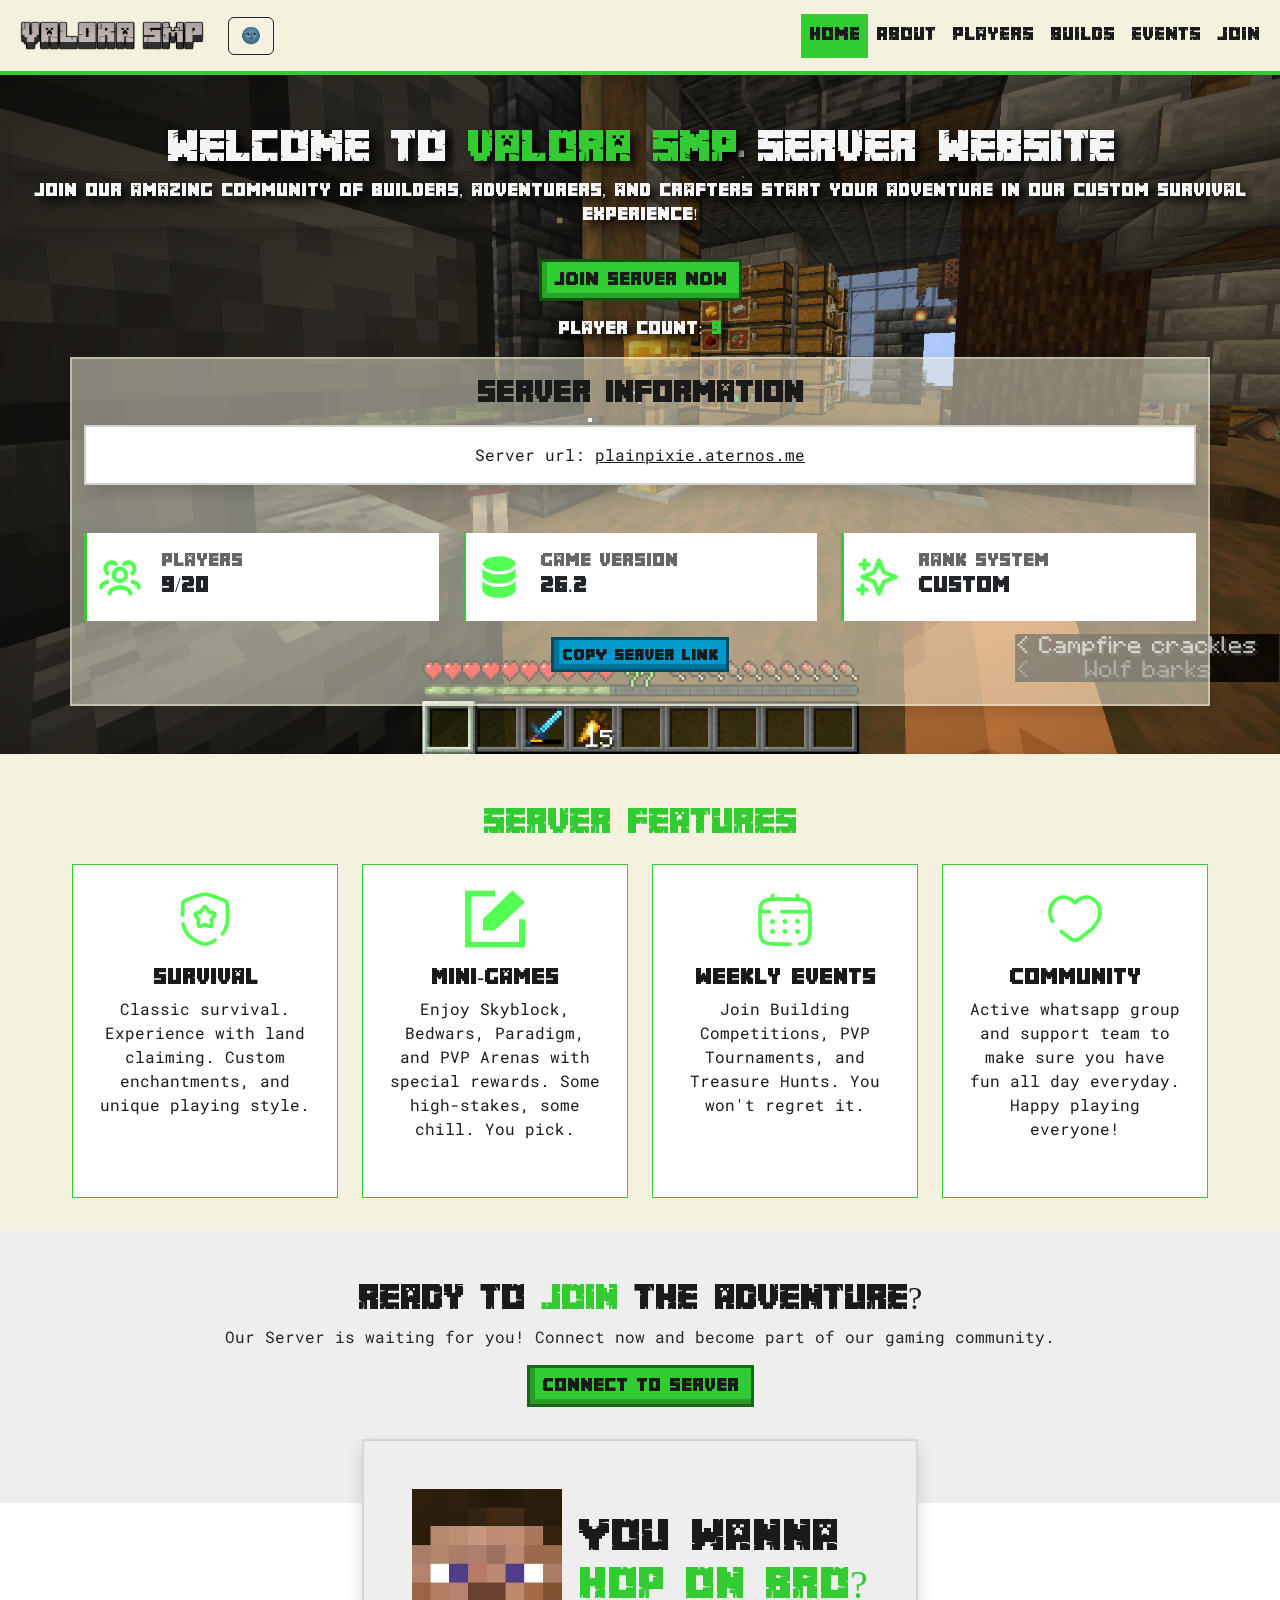
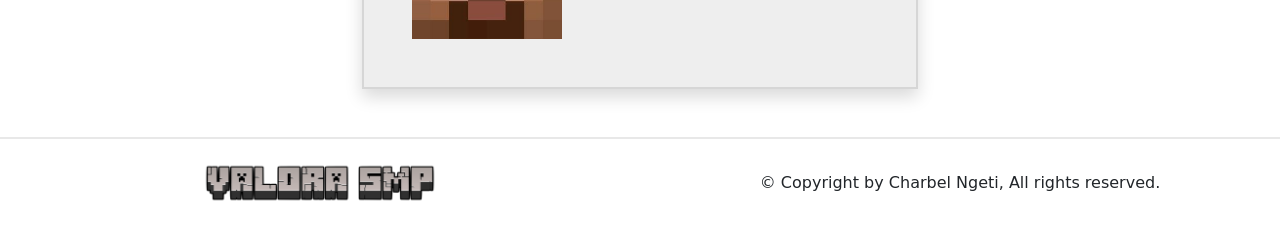
<file: index.html>
<!doctype html>
<html lang="en">
  <head>
    <meta charset="UTF-8" />
    <meta name="viewport" content="width=device-width, initial-scale=1.0" />
    <title>Valora SMP</title>
    <link
      href="https://cdn.jsdelivr.net/npm/bootstrap@5.3.8/dist/css/bootstrap.min.css"
      rel="stylesheet"
      integrity="sha384-sRIl4kxILFvY47J16cr9ZwB07vP4J8+LH7qKQnuqkuIAvNWLzeN8tE5YBujZqJLB"
      crossorigin="anonymous"
    />
    <link
      rel="shortcut icon"
      href="./images/minecraft-icon-0.png"
      type="image/x-icon"
    />
    <link rel="stylesheet" href="./css/style.css" />
  </head>
  <body>
    <nav class="navbar sticky-top navbar-expand-md">
      <div class="container-fluid d-flex flex-row justify-content-between">
        <a class="navbar-brand" href="/"
          ><img src="./images/VALORA-SMP-6-15-2026.png" alt="Valora SMP Logo"
        /></a>
        <div class="d-flex justify-content-end">
          <button id="darkModeToggle" class="btn btn-outline-dark me-3">
            🌚
          </button>
          <button
            class="navbar-toggler"
            type="button"
            data-bs-toggle="collapse"
            data-bs-target="#navbarNav"
            aria-controls="navbarNav"
            aria-expanded="false"
            aria-label="Toggle navigation"
          >
            <span class="navbar-toggler-icon"></span>
          </button>
        </div>
        <div class="collapse navbar-collapse" id="navbarNav">
          <ul class="navbar-nav ms-auto">
            <li class="nav-item">
              <a class="nav-link active" aria-current="page" href="/">Home</a>
            </li>
            <li class="nav-item">
              <a class="nav-link" href="./about.html">About</a>
            </li>
            <li class="nav-item">
              <a class="nav-link" href="./players.html">Players</a>
            </li>
            <li class="nav-item">
              <a class="nav-link" href="./builds.html">Builds</a>
            </li>
            <li class="nav-item">
              <a class="nav-link" href="./events.html">Events</a>
            </li>
            <li class="nav-item">
              <a class="nav-link" href="./join.html">Join</a>
            </li>
            <!-- <li class="nav-item">
              <a class="nav-link disabled" aria-disabled="true">Builds</a>
            </li> -->
          </ul>
        </div>
      </div>
    </nav>
    <div class="container-fluid landing py-5">
      <h1 class="text-center shadow">
        Welcome to <span>Valora SMP</span> Server Website
      </h1>
      <p class="text-center shadow">
        Join our amazing community of builders, adventurers, and crafters start
        your adventure in our custom survival experience!
      </p>
      <a href="join.html" class="btn btn-primary my-3 mx-auto shadow"
        >JOIN SERVER NOW</a
      >
      <p class="text-center">Player count: <span>9</span></p>
      <div class="container-md bg-body-secondary py-3 server-info shadow">
        <h3 class="text-center">Server Information</h3>
        <div class="card shadow mt-2">
          <div class="card-body text-center">
            <span class="card-text"
              >Server url: <span class="link">plainpixie.aternos.me</span></span
            >
          </div>
        </div>
        <div class="row row-cols-1 row-cols-md-3 mt-5">
          <div class="col">
            <div class="card mt-3 mx-5 mx-md-auto mt-md-0">
              <img src="./images/people.svg" alt="" class="card-img-top ms-2" />
              <div class="card-body">
                <div class="card-text">Players</div>
                <h5 class="card-title">9/20</h5>
              </div>
            </div>
          </div>
          <div class="col">
            <div class="card mt-3 mx-5 mx-md-auto mt-md-0">
              <img
                src="./images/database.svg"
                alt=""
                class="card-img-top ms-2"
              />
              <div class="card-body">
                <div class="card-text">Game Version</div>
                <h5 class="card-title">26.2</h5>
              </div>
            </div>
          </div>
          <div class="col">
            <div class="card mt-3 mx-5 mx-md-auto mt-md-0">
              <img src="./images/stars.svg" alt="" class="card-img-top ms-2" />
              <div class="card-body">
                <div class="card-text">Rank System</div>
                <h5 class="card-title">Custom</h5>
              </div>
            </div>
          </div>
        </div>
        <a
          href="#"
          id="tooltipBtn"
          class="btn btn-sm my-3 mx-auto shadow"
          id="tooltipBtn"
          type="button"
          data-bs-toggle="tooltip"
          data-bs-trigger="click"
          data-bs-placement="top"
          title="Link copied"
          >COPY SERVER LINK</a
        >
      </div>
    </div>
    <div class="container-fluid server-ft py-5">
      <h2 class="text-center">Server Features</h2>
      <div class="row row-cols-lg-4 row-cols-md-2 row-cols-1 mx-sm-5 g-4">
        <div class="col">
          <div class="card text-center mt-3 mt-lg-3 px-sm-2 py-4 h-100">
            <img
              src="./images/shield.svg"
              alt="Shield Icon"
              class="card-img-top"
            />
            <div class="card-body">
              <h5 class="card-title">Survival</h5>
              <p class="card-text">
                Classic survival. Experience with land claiming. Custom
                enchantments, and unique playing style.
              </p>
            </div>
          </div>
        </div>
        <div class="col">
          <div class="card text-center mt-3 mt-lg-3 px-sm-2 py-4 h-100">
            <img
              src="./images/edit.svg"
              alt="Shield Icon"
              class="card-img-top"
            />
            <div class="card-body">
              <h5 class="card-title">Mini-Games</h5>
              <p class="card-text">
                Enjoy Skyblock, Bedwars, Paradigm, and PVP Arenas with special
                rewards. Some high-stakes, some chill. You pick.
              </p>
            </div>
          </div>
        </div>
        <div class="col">
          <div class="card text-center mt-3 mt-lg-3 px-sm-2 py-4 h-100">
            <img
              src="./images/calendar.svg"
              alt="Shield Icon"
              class="card-img-top"
            />
            <div class="card-body">
              <h5 class="card-title">Weekly Events</h5>
              <p class="card-text">
                Join Building Competitions, PVP Tournaments, and Treasure Hunts.
                You won't regret it.
              </p>
            </div>
          </div>
        </div>
        <div class="col">
          <div class="card text-center mt-3 mt-lg-3 px-sm-2 py-4 h-100">
            <img
              src="./images/heart.svg"
              alt="Shield Icon"
              class="card-img-top"
            />
            <div class="card-body">
              <h5 class="card-title">Community</h5>
              <p class="card-text">
                Active whatsapp group and support team to make sure you have fun
                all day everyday. Happy playing everyone!
              </p>
            </div>
          </div>
        </div>
      </div>
    </div>
    <div class="container-fluid join py-5">
      <h2 class="text-center">Ready to <span>join</span> the adventure?</h2>
      <p class="text-center">
        Our Server is waiting for you! Connect now and become part of our gaming
        community.
      </p>
      <a href="join.html" class="btn btn-primary mx-auto">Connect to Server</a>
      <div class="container p-4"></div>
    </div>
    <div class="container-fluid footer pb-2">
      <div class="container px-3 py-4 p-md-5 shadow">
        <img src="./images/steve face.jpg" alt="Minecraft Steve's Face" />
        <h1>You wanna <span>hop on bro?</span></h1>
      </div>
      <div
        class="row row-cols-1 row-cols-md-2 d-flex text-center align-items-center mt-5 py-3"
      >
        <div class="col">
          <img src="./images/VALORA-SMP-6-15-2026.png" alt="Valora SMP Logo" />
        </div>
        <div class="col">
          <p>&copy; Copyright by Charbel Ngeti, All rights reserved.</p>
        </div>
      </div>
    </div>
    <button id="backToTop" class="btn btn-success rounded-circle">↑</button>
    <script
      src="https://cdn.jsdelivr.net/npm/bootstrap@5.3.8/dist/js/bootstrap.bundle.min.js"
      integrity="sha384-FKyoEForCGlyvwx9Hj09JcYn3nv7wiPVlz7YYwJrWVcXK/BmnVDxM+D2scQbITxI"
      crossorigin="anonymous"
    ></script>
    <script src="./js/main.js"></script>
  </body>
</html>
</file>
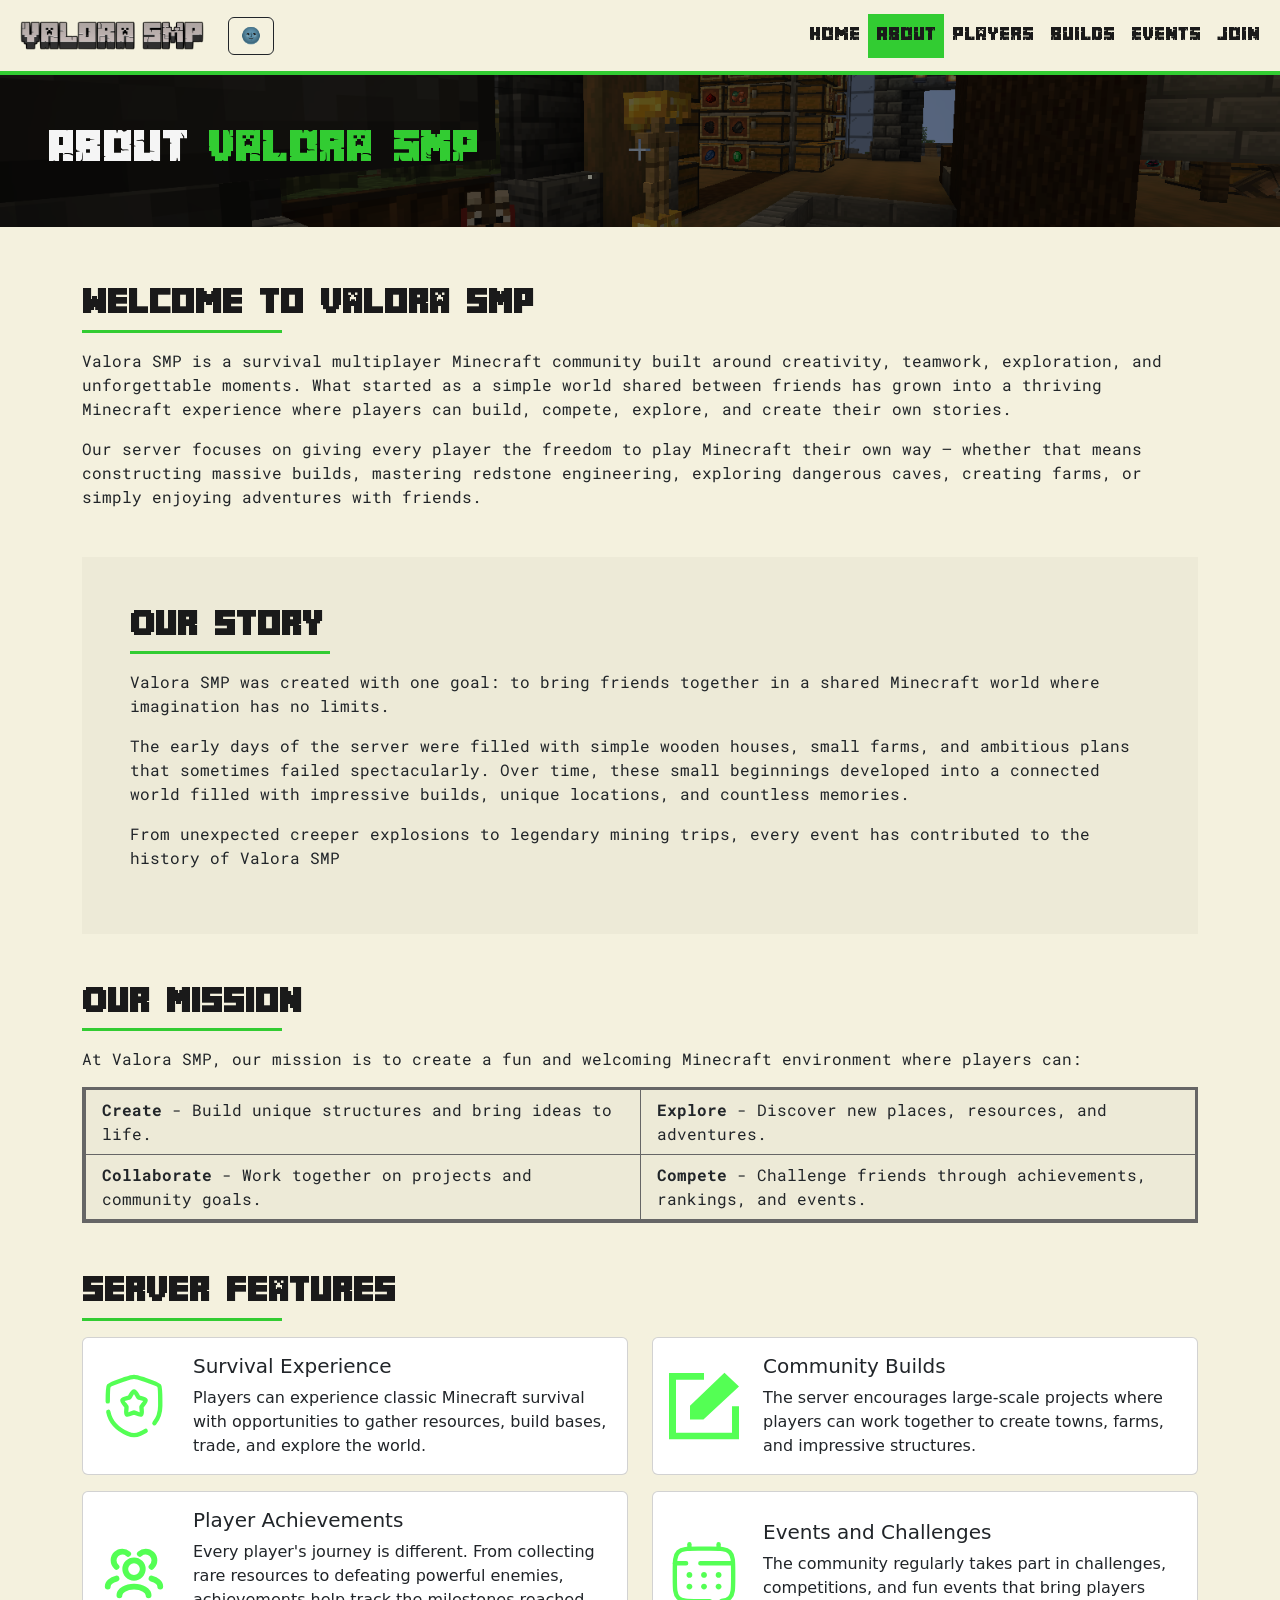
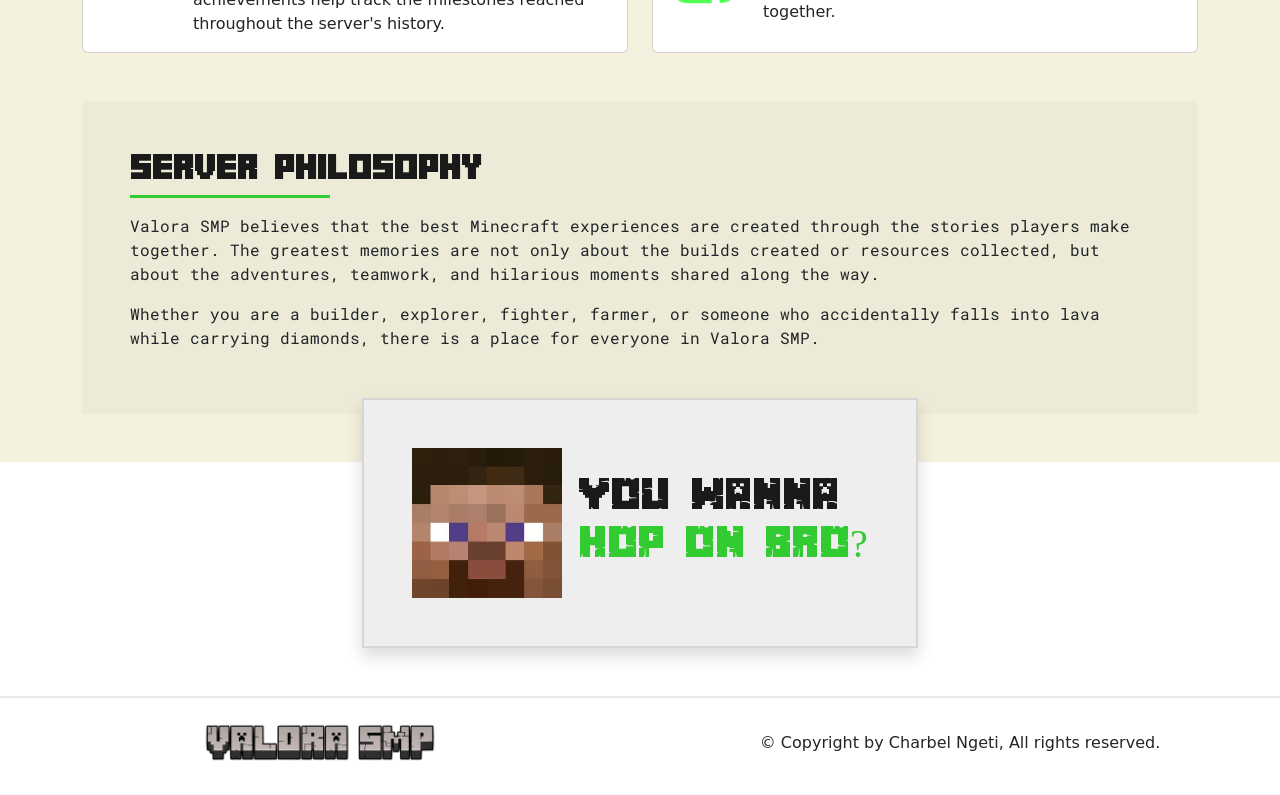
<file: about.html>
<!doctype html>
<!-- <html lang="en" class="dark" data-bs-theme="dark"> -->
<html lang="en">
  <head>
    <meta charset="UTF-8" />
    <meta name="viewport" content="width=device-width, initial-scale=1.0" />
    <title>Valora SMP | About</title>
    <link
      href="https://cdn.jsdelivr.net/npm/bootstrap@5.3.8/dist/css/bootstrap.min.css"
      rel="stylesheet"
      integrity="sha384-sRIl4kxILFvY47J16cr9ZwB07vP4J8+LH7qKQnuqkuIAvNWLzeN8tE5YBujZqJLB"
      crossorigin="anonymous"
    />
    <link
      rel="shortcut icon"
      href="./images/minecraft-icon-0.png"
      type="image/x-icon"
    />
    <link rel="stylesheet" href="./css/style.css" />
  </head>
  <body>
    <nav class="navbar sticky-top navbar-expand-md">
      <div class="container-fluid d-flex flex-row justify-content-between">
        <a class="navbar-brand" href="/"
          ><img src="./images/VALORA-SMP-6-15-2026.png" alt="Valora SMP Logo"
        /></a>
        <div class="d-flex justify-content-end">
          <button id="darkModeToggle" class="btn btn-outline-dark me-3">
            🌚
          </button>
          <button
            class="navbar-toggler"
            type="button"
            data-bs-toggle="collapse"
            data-bs-target="#navbarNav"
            aria-controls="navbarNav"
            aria-expanded="false"
            aria-label="Toggle navigation"
          >
            <span class="navbar-toggler-icon"></span>
          </button>
        </div>
        <div class="collapse navbar-collapse" id="navbarNav">
          <ul class="navbar-nav ms-auto">
            <li class="nav-item">
              <a class="nav-link" href="/">Home</a>
            </li>
            <li class="nav-item">
              <a class="nav-link active" aria-current="page" href="./about.html"
                >About</a
              >
            </li>
            <li class="nav-item">
              <a class="nav-link" href="./players.html">Players</a>
            </li>
            <li class="nav-item">
              <a class="nav-link" href="./builds.html">Builds</a>
            </li>
            <li class="nav-item">
              <a class="nav-link" href="./events.html">Events</a>
            </li>
            <li class="nav-item">
              <a class="nav-link" href="./join.html">Join</a>
            </li>
            <!-- <li class="nav-item">
              <a class="nav-link disabled" aria-disabled="true">Builds</a>
            </li> -->
          </ul>
        </div>
      </div>
    </nav>
    <div class="container-fluid about p-0">
      <div
        class="hero py-5 px-3 px-md-5 position-relative"
        style="
          background: url(&quot;./images/House\ aesthetic.png&quot;);
          background-position: center 50%;
          background-size: cover;
        "
      >
        <div
          class="container-fluid background position-absolute top-0 start-0 d-block"
        ></div>
        <h1 class="position-relative">About <span>Valora SMP</span></h1>
      </div>
      <div class="container about-section py-5">
        <h2 class="mt-2">Welcome to Valora SMP</h2>
        <div class="line"></div>
        <p>
          Valora SMP is a survival multiplayer Minecraft community built around
          creativity, teamwork, exploration, and unforgettable moments. What
          started as a simple world shared between friends has grown into a
          thriving Minecraft experience where players can build, compete,
          explore, and create their own stories.
        </p>
        <p>
          Our server focuses on giving every player the freedom to play
          Minecraft their own way — whether that means constructing massive
          builds, mastering redstone engineering, exploring dangerous caves,
          creating farms, or simply enjoying adventures with friends.
        </p>
        <div class="container-fluid server-phil mt-5 p-5">
          <h2>Our Story</h2>
          <div class="line"></div>
          <p>
            Valora SMP was created with one goal: to bring friends together in a
            shared Minecraft world where imagination has no limits.
          </p>
          <p>
            The early days of the server were filled with simple wooden houses,
            small farms, and ambitious plans that sometimes failed
            spectacularly. Over time, these small beginnings developed into a
            connected world filled with impressive builds, unique locations, and
            countless memories.
          </p>
          <p>
            From unexpected creeper explosions to legendary mining trips, every
            event has contributed to the history of Valora SMP
          </p>
        </div>
        <h2 class="mt-5">Our Mission</h2>
        <div class="line"></div>
        <p>
          At Valora SMP, our mission is to create a fun and welcoming Minecraft
          environment where players can:
        </p>
        <div class="row row-cols-1 row-cols-md-2 mission-table g-0">
          <div class="col">
            <li class="list-group-item px-3 p-2 h-100">
              <b>Create</b> - Build unique structures and bring ideas to life.
            </li>
          </div>
          <div class="col">
            <div class="list-group-item px-3 p-2 h-100">
              <b>Explore</b> - Discover new places, resources, and adventures.
            </div>
          </div>
          <div class="col">
            <div class="list-group-item px-3 p-2 h-100">
              <b>Collaborate</b> - Work together on projects and community
              goals.
            </div>
          </div>
          <div class="col">
            <div class="list-group-item px-3 p-2 h-100">
              <b>Compete</b> - Challenge friends through achievements, rankings,
              and events.
            </div>
          </div>
        </div>
        <h2 class="mt-5">Server Features</h2>
        <div class="line"></div>
        <div class="row row-cols-1 row-cols-md-2 row-gap-3">
          <div class="col">
            <div
              class="card d-flex flex-md-row align-items-center py-3 py-md-0 h-100"
            >
              <div class="card-img-top ps-3 pe-2">
                <img src="./images/shield.svg" alt="Shield Icon" />
              </div>
              <div class="card-body">
                <div class="card-title"><h5>Survival Experience</h5></div>
                <div class="card-text">
                  Players can experience classic Minecraft survival with
                  opportunities to gather resources, build bases, trade, and
                  explore the world.
                </div>
              </div>
            </div>
          </div>
          <div class="col">
            <div
              class="card d-flex flex-md-row align-items-center py-3 py-md-0 h-100"
            >
              <div class="card-img-top ps-3 pe-2">
                <img src="./images/edit.svg" alt="Edit Icon" />
              </div>
              <div class="card-body">
                <div class="card-title"><h5>Community Builds</h5></div>
                <div class="card-text">
                  The server encourages large-scale projects where players can
                  work together to create towns, farms, and impressive
                  structures.
                </div>
              </div>
            </div>
          </div>
          <div class="col">
            <div
              class="card d-flex flex-md-row align-items-center py-3 py-md-0 h-100"
            >
              <div class="card-img-top ps-3 pe-2">
                <img src="./images/people.svg" alt="Players Icon" />
              </div>
              <div class="card-body">
                <div class="card-title"><h5>Player Achievements</h5></div>
                <div class="card-text">
                  Every player's journey is different. From collecting rare
                  resources to defeating powerful enemies, achievements help
                  track the milestones reached throughout the server's history.
                </div>
              </div>
            </div>
          </div>
          <div class="col">
            <div
              class="card d-flex flex-md-row align-items-center py-3 py-md-0 h-100"
            >
              <div class="card-img-top ps-3 pe-2">
                <img src="./images/calendar.svg" alt="Calendar Icon" />
              </div>
              <div class="card-body">
                <div class="card-title"><h5>Events and Challenges</h5></div>
                <div class="card-text">
                  The community regularly takes part in challenges,
                  competitions, and fun events that bring players together.
                </div>
              </div>
            </div>
          </div>
        </div>
        <div class="container-fluid server-phil mt-5 p-5">
          <h2>Server Philosophy</h2>
          <div class="line"></div>
          <p>
            Valora SMP believes that the best Minecraft experiences are created
            through the stories players make together. The greatest memories are
            not only about the builds created or resources collected, but about
            the adventures, teamwork, and hilarious moments shared along the
            way.
          </p>
          <p>
            Whether you are a builder, explorer, fighter, farmer, or someone who
            accidentally falls into lava while carrying diamonds, there is a
            place for everyone in Valora SMP.
          </p>
        </div>
      </div>
      <div class="container-fluid footer pb-2">
        <div class="container px-3 py-4 p-md-5 shadow">
          <img src="./images/steve face.jpg" alt="Minecraft Steve's Face" />
          <h1>You wanna <span>hop on bro?</span></h1>
        </div>
        <div
          class="row row-cols-1 row-cols-md-2 d-flex text-center align-items-center mt-5 py-3"
        >
          <div class="col">
            <img
              src="./images/VALORA-SMP-6-15-2026.png"
              alt="Valora SMP Logo"
            />
          </div>
          <div class="col">
            <p>&copy; Copyright by Charbel Ngeti, All rights reserved.</p>
          </div>
        </div>
      </div>
    </div>
    <button id="backToTop" class="btn btn-success rounded-circle">↑</button>
    <script src="./js/main.js"></script>
    <script
      src="https://cdn.jsdelivr.net/npm/bootstrap@5.3.8/dist/js/bootstrap.bundle.min.js"
      integrity="sha384-FKyoEForCGlyvwx9Hj09JcYn3nv7wiPVlz7YYwJrWVcXK/BmnVDxM+D2scQbITxI"
      crossorigin="anonymous"
    ></script>
  </body>
</html>
</file>
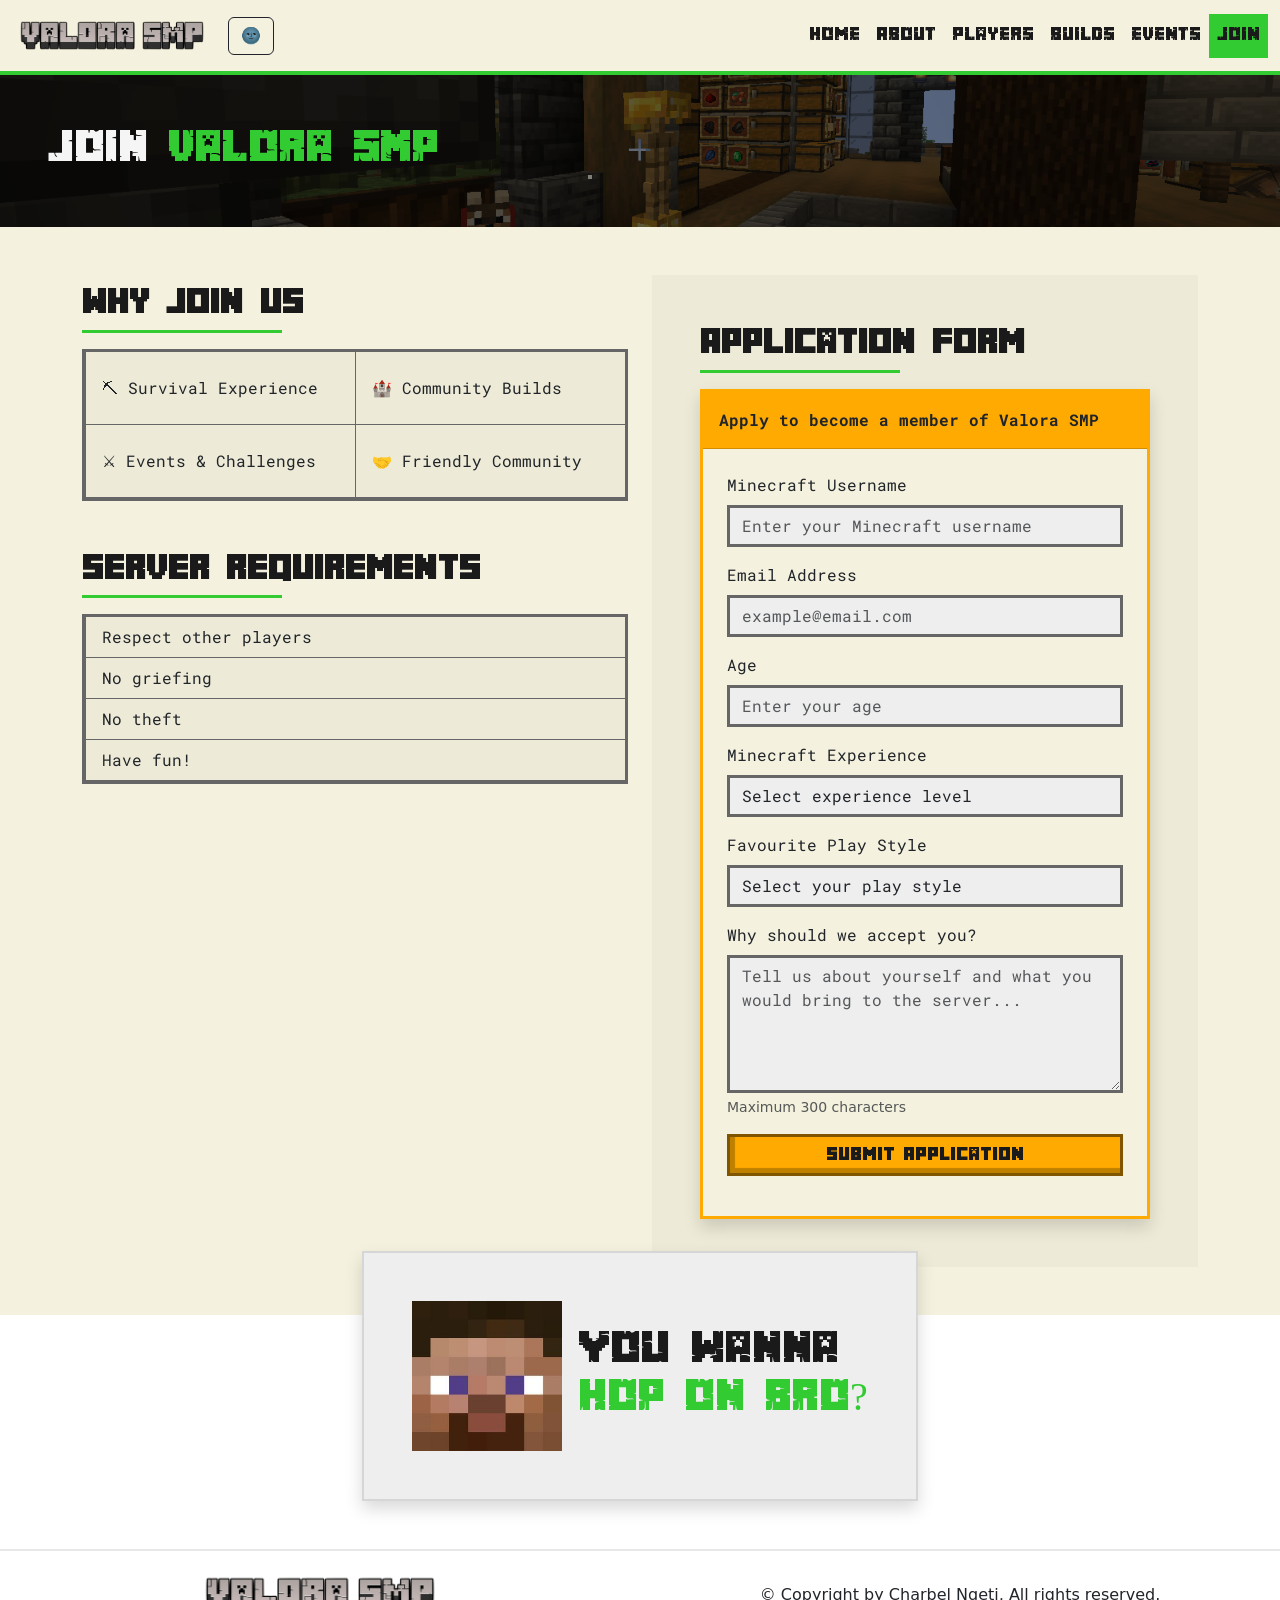
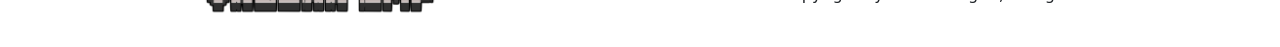
<file: join.html>
<!doctype html>
<html lang="en">
  <head>
    <meta charset="UTF-8" />
    <meta name="viewport" content="width=device-width, initial-scale=1.0" />
    <title>Valora SMP | Join</title>
    <link
      href="https://cdn.jsdelivr.net/npm/bootstrap@5.3.8/dist/css/bootstrap.min.css"
      rel="stylesheet"
      integrity="sha384-sRIl4kxILFvY47J16cr9ZwB07vP4J8+LH7qKQnuqkuIAvNWLzeN8tE5YBujZqJLB"
      crossorigin="anonymous"
    />
    <link
      rel="shortcut icon"
      href="./images/minecraft-icon-0.png"
      type="image/x-icon"
    />
    <link rel="stylesheet" href="./css/style.css" />
  </head>
  <body>
    <nav class="navbar sticky-top navbar-expand-md">
      <div class="container-fluid d-flex flex-row justify-content-between">
        <a class="navbar-brand" href="/"
          ><img src="./images/VALORA-SMP-6-15-2026.png" alt="Valora SMP Logo"
        /></a>
        <div class="d-flex justify-content-end">
          <button id="darkModeToggle" class="btn btn-outline-dark me-3">
            🌚
          </button>
          <button
            class="navbar-toggler"
            type="button"
            data-bs-toggle="collapse"
            data-bs-target="#navbarNav"
            aria-controls="navbarNav"
            aria-expanded="false"
            aria-label="Toggle navigation"
          >
            <span class="navbar-toggler-icon"></span>
          </button>
        </div>
        <div class="collapse navbar-collapse" id="navbarNav">
          <ul class="navbar-nav ms-auto">
            <li class="nav-item">
              <a class="nav-link" href="/">Home</a>
            </li>
            <li class="nav-item">
              <a class="nav-link" href="about.html">About</a>
            </li>
            <li class="nav-item">
              <a class="nav-link" href="./players.html">Players</a>
            </li>
            <li class="nav-item">
              <a class="nav-link" href="./builds.html">Builds</a>
            </li>
            <li class="nav-item">
              <a class="nav-link" href="./events.html">Events</a>
            </li>
            <li class="nav-item">
              <a class="nav-link active" aria-current="page" href="./join.html"
                >Join</a
              >
            </li>
            <!-- <li class="nav-item">
              <a class="nav-link disabled" aria-disabled="true">Builds</a>
            </li> -->
          </ul>
        </div>
      </div>
    </nav>
    <div class="container-fluid about p-0">
      <div
        class="hero py-5 px-3 px-md-5 position-relative"
        style="
          background: url(&quot;./images/House\ aesthetic.png&quot;);
          background-position: center 50%;
          background-size: cover;
        "
      >
        <div
          class="container-fluid background position-absolute top-0 start-0 d-block"
        ></div>
        <h1 class="position-relative">Join <span>Valora SMP</span></h1>
      </div>
      <div class="container about-section py-5">
        <div class="row row-cols-1 row-cols-lg-2">
          <div class="col">
            <h2 class="mt-2">Why join us</h2>
            <div class="line"></div>
            <div class="row row-cols-1 row-cols-md-2 mission-table g-0">
              <div class="col">
                <li class="list-group-item px-3 p-4 h-100">
                  ⛏ Survival Experience
                </li>
              </div>
              <div class="col">
                <div class="list-group-item px-3 p-4 h-100">
                  🏰 Community Builds
                </div>
              </div>
              <div class="col">
                <div class="list-group-item px-3 p-4 h-100">
                  ⚔ Events & Challenges
                </div>
              </div>
              <div class="col">
                <div class="list-group-item px-3 p-4 h-100">
                  🤝 Friendly Community
                </div>
              </div>
            </div>
            <h2 class="mt-5">Server Requirements</h2>
            <div class="line"></div>
            <div class="row row-cols-1 mission-table g-0">
              <div class="col">
                <li class="list-group-item px-3 p-2 h-100">
                  Respect other players
                </li>
              </div>
              <div class="col">
                <div class="list-group-item px-3 p-2 h-100">No griefing</div>
              </div>
              <div class="col">
                <div class="list-group-item px-3 p-2 h-100">No theft</div>
              </div>
              <div class="col">
                <div class="list-group-item px-3 p-2 h-100">Have fun!</div>
              </div>
            </div>
          </div>
          <div class="col">
            <div class="container-fluid server-phil join-form mt-5 mt-lg-0 p-5">
              <h2>Application Form</h2>
              <div class="line"></div>
              <!-- Join Form -->
              <div class="card shadow">
                <div class="card-header p-3">
                  <p class="mb-0">Apply to become a member of Valora SMP</p>
                </div>

                <div class="card-body p-4">
                  <form
                    action="https://formspree.io/f/mkolbyzd"
                    method="POST"
                    id="joinForm"
                  >
                    <div class="mb-3">
                      <label for="username" class="form-label">
                        Minecraft Username
                      </label>
                      <input
                        type="text"
                        class="form-control"
                        id="username"
                        placeholder="Enter your Minecraft username"
                        required
                        name="username"
                      />
                    </div>

                    <div class="mb-3">
                      <label for="email" class="form-label">
                        Email Address
                      </label>
                      <input
                        type="email"
                        class="form-control"
                        id="email"
                        placeholder="example@email.com"
                        required
                        name="email"
                      />
                    </div>

                    <div class="mb-3">
                      <label for="age" class="form-label"> Age </label>
                      <input
                        type="number"
                        class="form-control"
                        id="age"
                        placeholder="Enter your age"
                        min="10"
                        required
                        name="age"
                      />
                    </div>

                    <div class="mb-3">
                      <label for="experience" class="form-label">
                        Minecraft Experience
                      </label>
                      <select
                        name="experience"
                        class="form-select"
                        id="experience"
                        required
                      >
                        <option value="">Select experience level</option>
                        <option value="beginner">Beginner</option>
                        <option value="intermediate">Intermediate</option>
                        <option value="experienced">Experienced</option>
                        <option value="veteran">Minecraft Veteran</option>
                      </select>
                    </div>

                    <div class="mb-3">
                      <label for="playStyle" class="form-label">
                        Favourite Play Style
                      </label>
                      <select
                        name="playStyle"
                        class="form-select"
                        id="playStyle"
                        required
                      >
                        <option value="">Select your play style</option>
                        <option value="builder">🏰 Builder</option>
                        <option value="explorer">🌎 Explorer</option>
                        <option value="pvp">⚔ PvP Player</option>
                        <option value="redstone">⚙ Redstone Engineer</option>
                        <option value="farmer">🌱 Farmer</option>
                        <option value="all">⛏ Everything</option>
                      </select>
                    </div>

                    <div class="mb-3">
                      <label for="message" class="form-label">
                        Why should we accept you?
                      </label>
                      <textarea
                        class="form-control"
                        id="message"
                        rows="5"
                        maxlength="300"
                        placeholder="Tell us about yourself and what you would bring to the server..."
                        required
                        name="message"
                      ></textarea>
                      <div class="form-text">Maximum 300 characters</div>
                    </div>

                    <div class="d-grid">
                      <button type="submit" class="btn">
                        Submit Application
                      </button>
                    </div>

                    <!-- Response Message -->

                    <div id="formResponse" class="mt-3 text-center"></div>
                  </form>
                </div>
              </div>
            </div>
          </div>
        </div>
      </div>
    </div>
    <div class="container-fluid footer pb-2">
      <div class="container px-3 py-4 p-md-5 shadow">
        <img src="./images/steve face.jpg" alt="Minecraft Steve's Face" />
        <h1>You wanna <span>hop on bro?</span></h1>
      </div>
      <div
        class="row row-cols-1 row-cols-md-2 d-flex text-center align-items-center mt-5 py-3"
      >
        <div class="col">
          <img src="./images/VALORA-SMP-6-15-2026.png" alt="Valora SMP Logo" />
        </div>
        <div class="col">
          <p>&copy; Copyright by Charbel Ngeti, All rights reserved.</p>
        </div>
      </div>
    </div>
    <button id="backToTop" class="btn btn-success rounded-circle">↑</button>
    <script
      src="https://cdn.jsdelivr.net/npm/bootstrap@5.3.8/dist/js/bootstrap.bundle.min.js"
      integrity="sha384-FKyoEForCGlyvwx9Hj09JcYn3nv7wiPVlz7YYwJrWVcXK/BmnVDxM+D2scQbITxI"
      crossorigin="anonymous"
    ></script>
    <script src="./js/main.js"></script>
    <script src="./js/join.js"></script>
  </body>
</html>
</file>
<file: css/style.css>
@import url("https://fonts.googleapis.com/css2?family=Roboto+Mono:ital,wght@0,100..700;1,100..700&family=Victor+Mono:ital,wght@0,100..700;1,100..700&display=swap");
@font-face {
  font-family: "Minecraft";
  src: url("../src/fonts/Minecrafter.Reg.ttf") format("truetype");
  font-weight: normal;
  font-style: normal;
}
@font-face {
  font-family: "Alt";
  src: url("../src/fonts/Minecrafter.Alt.ttf") format("truetype");
  font-style: normal;
  font-weight: normal;
}
:root {
  --clr-primary: hsl(120, 100%, 66%);
  --clr-primary-dark: hsl(120, 61%, 40%);
  --clr-primary-light: hsl(120, 100%, 77%);
  --clr-secondary: hsl(189, 100%, 50%);
  --clr-accent: #ffaa00;
  --clr-grass: #54ff54;
  --clr-dirt: #8b5a2b;
  --clr-stone: #7d7d7d;
  --clr-obsidian: #12001f;
  --clr-lava: #ff4500;
  --clr-redstone: #b00000;
  --clr-white: #ffffff;
  --clr-black: #000000;
  --clr-background: #f4f1de;
  --clr-surface: #ffffff;
  --clr-surface-light: #eeeeee;
  --clr-text: #1a1a1a;
  --clr-text-muted: #666666;
  --clr-text-light: #f5f5f5;
  --clr-text-dark: #1a1a1a;
  --clr-border: #d0d0d0;
  --clr-primary: #32cc32;
  --clr-secondary: #0099cc;
  --clr-card-shadow: rgba(0, 0, 0, 0.15);
  --fnt-minecraft: Minecraft;
  --fnt-alt: Alt;
  --fnt-body: Roboto Mono;
}

html {
  scroll-behavior: smooth;
}

.dark {
  --clr-background: #101010;
  --clr-surface: #1c1c1c;
  --clr-surface-light: #282828;
  --clr-text: #f5f5f5;
  --clr-text-muted: #b5b5b5;
  --clr-text-light: #f5f5f5;
  --clr-text-dark: #1a1a1a;
  --clr-border: #3a3a3a;
  --clr-primary: #54ff54;
  --clr-secondary: #00d9ff;
  --clr-card-shadow: rgba(0, 0, 0, 0.5);
}

.navbar-brand img {
  width: 200px;
}

.navbar {
  background: var(--clr-background);
  border-bottom: 4px solid var(--clr-primary);
}
.navbar .container-fluid {
  flex-direction: row;
}
.navbar .navbar-collapse {
  float: right;
}
.navbar .navbar-collapse .navbar-nav .nav-item .nav-link {
  font-family: var(--fnt-alt);
  border-bottom: 4px solid transparent;
  color: var(--clr-text);
}
.navbar .navbar-collapse .navbar-nav .nav-item .nav-link.active {
  background: var(--clr-primary);
  color: var(--clr-text-dark);
}
.navbar .navbar-collapse .navbar-nav .nav-item .nav-link:hover {
  border-bottom-color: var(--clr-primary);
}

.container-fluid {
  display: flex;
  flex-direction: column;
  justify-content: center;
}
.container-fluid.landing {
  background: url("../../images/House aesthetic.png");
  background-size: cover;
  background-position: center bottom;
}
.container-fluid.landing h1 {
  font-family: var(--fnt-alt);
  color: var(--clr-text-light);
  text-shadow: 5px 5px 10px #000000;
}
.container-fluid.landing h1 span {
  color: var(--clr-primary);
}
.container-fluid.landing p {
  color: var(--clr-text-light);
  font-family: var(--fnt-minecraft);
  text-shadow: 5px 5px 10px #000000;
}
.container-fluid.landing p span {
  color: var(--clr-primary);
}
.container-fluid.landing .btn {
  background: var(--clr-primary);
  border: 3px solid color-mix(in srgb, var(--clr-primary-dark) 50%, black);
  box-shadow: inset 5px -5px 1px var(--clr-primary-dark) !important;
  font-family: var(--fnt-minecraft);
  border-radius: 0;
  color: var(--clr-text-dark);
}
.container-fluid.landing .btn:hover {
  background: var(--clr-primary-dark);
}
.container-fluid.landing .server-info {
  display: flex;
  justify-content: center;
  flex-direction: column;
  background: color-mix(in srgb, var(--clr-background) 50%, transparent) !important;
  border-color: color-mix(in srgb, var(--clr-background) 50%, transparent);
  border-style: solid;
  border-width: 2px;
}
.container-fluid.landing .server-info h3 {
  font-family: var(--fnt-minecraft);
  color: var(--clr-text);
}
.container-fluid.landing .server-info .card {
  border-radius: 0;
  border-width: 2px;
  border-color: var(--clr-border);
}
.container-fluid.landing .server-info .card .card-body .card-text,
.container-fluid.landing .server-info .card .card-body .card-link {
  font-family: var(--fnt-body);
  color: var(--clr-text);
  display: block;
}
.container-fluid.landing .server-info .card .card-body .card-text .link {
  text-decoration: underline;
}
.container-fluid.landing .server-info .card .card-body .card-link {
  color: var(--clr-secondary);
}
.container-fluid.landing .server-info .row .card {
  display: flex;
  flex-direction: row;
  align-items: center;
  border-width: 0 0 0 3px;
  border-color: var(--clr-primary);
}
.container-fluid.landing .server-info .row .card .card-img-top {
  height: 50px;
  width: 50px;
  object-fit: container;
}
.container-fluid.landing .server-info .row .card .card-body .card-text,
.container-fluid.landing .server-info .row .card .card-body .card-title {
  font-family: var(--fnt-minecraft);
}
.container-fluid.landing .server-info .row .card .card-body .card-text {
  color: var(--clr-text-muted);
}
.container-fluid.landing .server-info .btn {
  background: var(--clr-secondary);
  border: 3px solid color-mix(in srgb, var(--clr-secondary) 50%, black);
  box-shadow: inset 5px -5px 1px color-mix(in srgb, var(--clr-secondary) 75%, black) !important;
}
.container-fluid.landing .server-info .btn:hover {
  background-color: color-mix(in srgb, var(--clr-secondary) 75%, black);
}
.container-fluid.server-ft {
  background-color: var(--clr-background);
}
.container-fluid.server-ft h2 {
  color: var(--clr-primary);
  font-family: var(--fnt-alt);
}
.container-fluid.server-ft .row .col .card {
  border-radius: 0;
  border-color: var(--clr-primary);
  transition: all ease 0.5s;
  background: var(--clr-surface);
}
.container-fluid.server-ft .row .col .card .card-img-top {
  height: 60px;
}
.container-fluid.server-ft .row .col .card .card-title {
  font-family: var(--fnt-minecraft);
  color: var(--clr-text);
}
.container-fluid.server-ft .row .col .card .card-text {
  font-family: var(--fnt-body);
  color: var(--clr-text);
}
.container-fluid.server-ft .row .col .card:hover {
  transform: translateY(-4%);
  box-shadow: 0 10px 10px color-mix(in srgb, var(--clr-primary) 45%, transparent), 0 5px 0 var(--clr-primary);
}
.container-fluid.join {
  background-color: var(--clr-surface-light);
}
.container-fluid.join h2 {
  color: var(--clr-text);
  font-family: var(--fnt-alt);
}
.container-fluid.join h2 span {
  color: var(--clr-primary);
}
.container-fluid.join p {
  font-family: var(--fnt-body);
}
.container-fluid.join .btn {
  background-color: var(--clr-primary);
  border-radius: 0;
  font-family: var(--fnt-minecraft);
  color: var(--clr-text-dark);
  border-width: 3px;
  border-color: color-mix(in srgb, var(--clr-primary) 50%, black);
  box-shadow: inset 5px -5px 1px color-mix(in srgb, var(--clr-primary) 75%, black);
}
.container-fluid.join .btn:hover {
  background-color: color-mix(in srgb, var(--clr-primary) 75%, black);
}
.container-fluid.footer {
  background: var(--clr-surface);
}
.container-fluid.footer .container {
  display: flex;
  justify-content: center;
  align-items: center;
  background: color-mix(in srgb, var(--clr-surface-light) 100%, black);
  border: 2px solid color-mix(in srgb, var(--clr-surface-light) 90%, black);
  width: fit-content;
  margin-top: -4rem;
}
.container-fluid.footer .container h1 {
  font-family: var(--fnt-alt);
  color: var(--clr-text);
}
.container-fluid.footer .container h1 span {
  color: var(--clr-primary);
  display: block;
}
.container-fluid.footer .container img {
  height: 150px;
  margin-right: 1rem;
}
.container-fluid.footer .row {
  border-top: 2px solid color-mix(in srgb, var(--clr-text-muted) 15%, transparent);
}
.container-fluid.footer .row .col img {
  width: 250px;
}
.container-fluid.footer .row .col p {
  margin: 0;
}
.container-fluid .hero .background {
  background: #000;
  opacity: 0.5;
  height: 100%;
  z-index: 0;
}
.container-fluid .hero h1 {
  font-family: var(--fnt-alt);
  color: var(--clr-text-light);
  z-index: 1;
}
.container-fluid .hero h1 span {
  color: var(--clr-primary);
}
.container-fluid.about {
  background: var(--clr-background);
}
.container-fluid.about .about-section h2 {
  font-family: var(--fnt-minecraft);
  color: var(--clr-text);
}
.container-fluid.about .about-section .line {
  display: block;
  width: 200px;
  height: 3px;
  background-color: var(--clr-primary);
  margin-bottom: 1rem;
}
.container-fluid.about .about-section p {
  font-family: var(--fnt-body);
}
.container-fluid.about .about-section .row .col .card {
  transition: all 0.5s ease;
}
.container-fluid.about .about-section .row .col .card:hover {
  transform: translateY(-2%);
  box-shadow: 0 5px 20px color-mix(in srgb, var(--clr-primary) 55%, transparent);
}
.container-fluid.about .about-section .row .col .card .card-img-top {
  height: 70px;
  width: fit-content;
}
.container-fluid.about .about-section .row .col .card .card-img-top img {
  height: 100%;
  width: auto;
}
.container-fluid.about .about-section .server-phil {
  background: color-mix(in srgb, var(--clr-background) 97%, black);
}
.container-fluid.about .about-section .mission-table {
  border: 3px solid var(--clr-text-muted);
}
.container-fluid.about .about-section .mission-table .list-group-item {
  background: color-mix(in srgb, var(--clr-background) 97%, black);
  border-bottom: 1px solid var(--clr-text-muted);
  border-left: 1px solid var(--clr-text-muted);
  font-family: var(--fnt-body);
}
.container-fluid.about .about-section .list-card {
  border-radius: 0;
  border-width: 3px;
  border-bottom-width: 1px;
  border-color: var(--clr-text-muted);
}
.container-fluid.about .about-section .list-card .list-group .list-group-item {
  background: color-mix(in srgb, var(--clr-background) 97%, black);
  border-radius: 0;
  border-width: 0px;
  border-bottom-width: 2px;
  border-color: var(--clr-text-muted);
}
.container-fluid.players .player-section .search-box h3 {
  font-family: var(--fnt-body);
}
.container-fluid.players .player-section .search-box input {
  border-radius: 0;
  font-family: var(--fnt-body);
  border-width: 3px;
  border-color: color-mix(in srgb, var(--clr-background) 85%, black);
}
.container-fluid.players .player-section .search-box input:focus {
  box-shadow: 0 0 0 0.25rem color-mix(in srgb, var(--clr-primary) 55%, transparent);
}
.container-fluid.players .player-section .search-box select {
  border-radius: 0;
  border-width: 3px;
  border-color: color-mix(in srgb, var(--clr-background) 85%, black);
}
.container-fluid.players .player-section .search-box select:focus {
  box-shadow: 0 0 0 0.25rem color-mix(in srgb, var(--clr-primary) 55%, transparent);
}
.container-fluid.players .player-section .filter-box h3 {
  font-family: var(--fnt-body);
}
.container-fluid.players .player-section .filter-box .btn {
  background: var(--clr-text-muted);
  border: 3px solid color-mix(in srgb, var(--clr-text-muted) 50%, black);
  box-shadow: inset 5px -5px 1px color-mix(in srgb, var(--clr-text-muted) 75%, black) !important;
  font-family: var(--fnt-body);
  border-radius: 0;
  color: var(--clr-text-dark);
}
.container-fluid.players .player-section .filter-box .btn:hover {
  background: color-mix(in srgb, var(--clr-text-muted) 75%, black);
}
.container-fluid.players .player-section .filter-box .btn.active {
  background: var(--clr-primary);
  border: 3px solid color-mix(in srgb, var(--clr-primary) 50%, black);
  box-shadow: inset 5px -5px 1px color-mix(in srgb, var(--clr-primary) 75%, black) !important;
}
.container-fluid.players .player-section .filter-box .btn.active:hover {
  background: color-mix(in srgb, var(--clr-primary) 75%, black);
}
.container-fluid.players .player-section .player-data .card {
  transition: all 0.5s ease-out;
  border-radius: 0;
  border-width: 3px;
}
.container-fluid.players .player-section .player-data .card:hover {
  transform: translatey(-2%);
  box-shadow: 0 5px 20px var(--clr-primary);
}
.container-fluid.players .player-section .player-data .card .card-img-top {
  height: 150px !important;
  width: max-content;
  border-radius: 0;
}
.container-fluid.players .player-section .player-data .card .card-title {
  font-family: var(--fnt-body);
}
.container-fluid.players .player-section .player-data .card .card-footer {
  background: none;
}
.container-fluid.players .player-section .player-data .card .card-footer .card-link {
  text-decoration: none;
  color: var(--clr-primary);
  cursor: pointer;
  font-family: var(--fnt-body);
}
.container-fluid.players .player-section .leaderboard .table {
  border-width: 3px;
  border-color: var(--clr-text-muted);
  border-style: solid;
}
.container-fluid.join-form .card:hover {
  transform: none !important;
}
.container-fluid.join-form .card {
  border-radius: 0;
  border-width: 3px;
  border-color: var(--clr-accent);
  border-style: solid;
}
.container-fluid.join-form .card-header {
  background: var(--clr-accent);
  border-radius: 0;
  font-weight: bold;
}
.container-fluid.join-form .card-body {
  background: var(--clr-background);
}
.container-fluid.join-form .card-body input,
.container-fluid.join-form .card-body select,
.container-fluid.join-form .card-body button,
.container-fluid.join-form .card-body textarea,
.container-fluid.join-form .card-body label {
  border-radius: 0;
  font-family: var(--fnt-body);
}
.container-fluid.join-form .card-body input,
.container-fluid.join-form .card-body select,
.container-fluid.join-form .card-body textarea {
  border-width: 3px;
  border-style: solid;
  border-color: var(--clr-text-muted);
  background: var(--clr-surface-light);
}
.container-fluid.join-form .card-body .btn {
  background: var(--clr-accent);
  border: 3px solid color-mix(in srgb, var(--clr-accent) 50%, black);
  box-shadow: inset 5px -5px 1px color-mix(in srgb, var(--clr-accent) 75%, black) !important;
  font-family: var(--fnt-minecraft);
  border-radius: 0;
  color: var(--clr-text-dark);
}
.container-fluid.join-form .card-body .btn:hover {
  background: color-mix(in srgb, var(--clr-accent) 75%, black);
}

.modal-dialog .modal-content {
  border-radius: 0;
  border-width: 4px;
  border-color: var(--clr-surface-light);
  background: var(--clr-surface);
}
.modal-dialog .modal-content .modal-header {
  border-width: 4px;
  border-color: var(--clr-surface-light);
}
.modal-dialog .modal-content .modal-header .modal-title {
  font-family: var(--fnt-body);
}
.modal-dialog .modal-content .modal-body {
  font-family: var(--fnt-body);
  overflow-y: auto;
}
.modal-dialog .modal-content .modal-body .list-group {
  border-radius: 0;
}
.modal-dialog .modal-content .modal-body .list-group-item {
  border-width: 3px;
  border-color: var(--clr-surface-light);
  border-bottom: 0;
}
.modal-dialog .modal-content .modal-body .list-group-item:last-child {
  border-bottom-width: 3px;
  border-bottom-color: var(--clr-surface-light);
  border-bottom-style: solid;
}
.modal-dialog .modal-content .modal-footer {
  border-width: 4px;
  border-color: var(--clr-surface-light);
}
.modal-dialog .modal-content .modal-footer .btn {
  background: var(--clr-secondary);
  border: 3px solid color-mix(in srgb, var(--clr-secondary) 50%, black);
  box-shadow: inset 5px -5px 1px color-mix(in srgb, var(--clr-secondary) 75%, black) !important;
  font-family: var(--fnt-minecraft);
  border-radius: 0;
  color: var(--clr-text-light);
}
.modal-dialog .modal-content .modal-footer .btn:hover {
  background-color: color-mix(in srgb, var(--clr-secondary) 75%, black);
}

#backToTop {
  position: fixed;
  bottom: 40px;
  right: 40px;
  font-size: 25px;
  height: 50px;
  width: 50px;
  z-index: 1000;
  display: none;
}

/*# sourceMappingURL=style.css.map */
</file>
